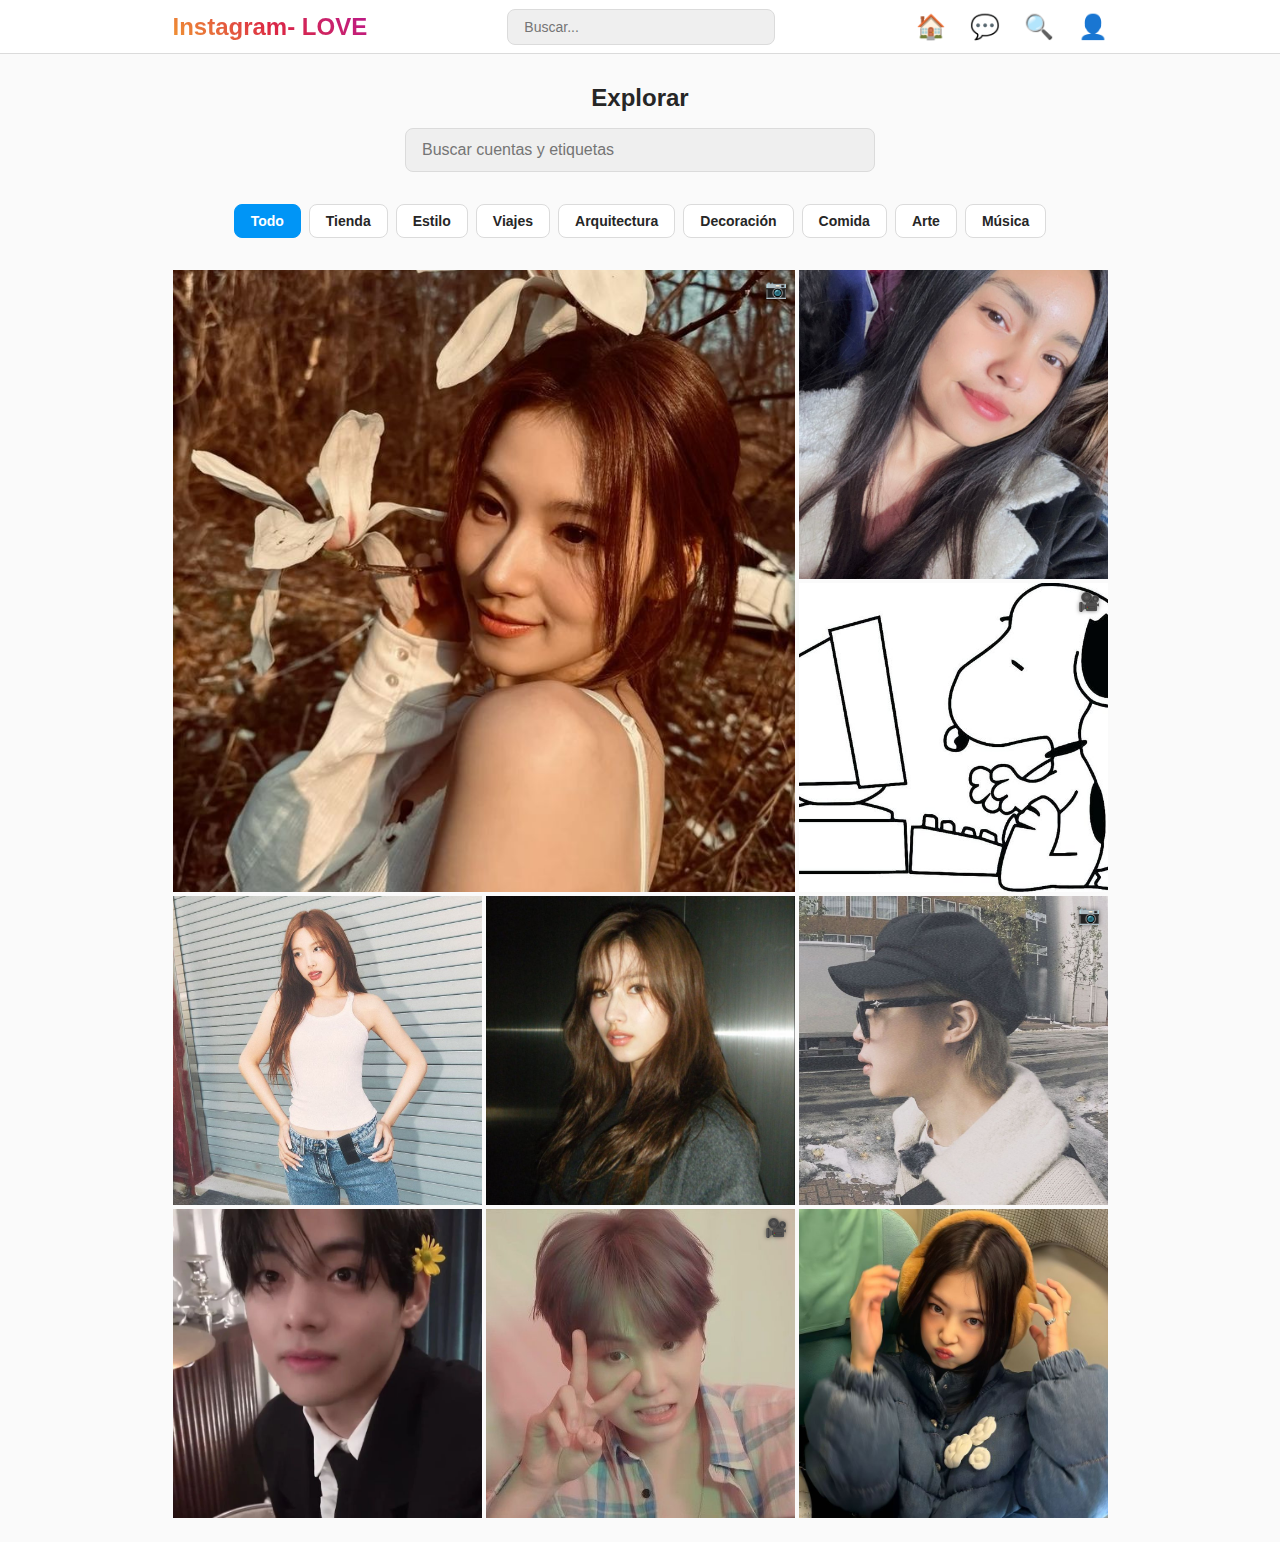
<file: explorar.html>
<!DOCTYPE html>
<html lang="es">
<head>
    <meta charset="UTF-8">
    <meta name="viewport" content="width=device-width, initial-scale=1.0">  
    <meta http-equiv="X-UA-Compatible" content="IE=edge">
    <title>Instagram WEB - Explorar</title>
    <link href="style-explorar.css" rel="stylesheet">
    <style>

    </style>
</head>
<body>
    <!-- Cabecera -->
    <header class="cabecera">
        <div class="contenedor-cabecera">
            <a href="index.html" class="logo">Instagram- LOVE</a>
            <div class="barra-busqueda">
                <input type="text" class="input-busqueda" placeholder="Buscar...">
            </div>
            <nav class="iconos-navegacion">
                <a href="index.html" class="icono-nav">🏠</a>
                <a href="mensajes.html" class="icono-nav">💬</a>
                <a href="explorar.html" class="icono-nav activo">🔍</a>
                <a href="perfil.html" class="icono-nav">👤</a>
            </nav>
        </div>
    </header>

    <div class="contenedor-principal">
        <section class="seccion-explorar">
            <h1 class="titulo-explorar">Explorar</h1>
            
            <!-- Búsqueda principal -->
            <div class="busqueda-principal">
                <input type="text" placeholder="Buscar cuentas y etiquetas" id="inputBusquedaPrincipal">
            </div>

            <!-- Categorías -->
            <div class="categorias-exploracion">
                <div class="categoria activa" onclick="cambiarCategoria(this, 'todo')">Todo</div>
                <div class="categoria" onclick="cambiarCategoria(this, 'tienda')">Tienda</div>
                <div class="categoria" onclick="cambiarCategoria(this, 'estilo')">Estilo</div>
                <div class="categoria" onclick="cambiarCategoria(this, 'viajes')">Viajes</div>
                <div class="categoria" onclick="cambiarCategoria(this, 'arquitectura')">Arquitectura</div>
                <div class="categoria" onclick="cambiarCategoria(this, 'decoracion')">Decoración</div>
                <div class="categoria" onclick="cambiarCategoria(this, 'comida')">Comida</div>
                <div class="categoria" onclick="cambiarCategoria(this, 'arte')">Arte</div>
                <div class="categoria" onclick="cambiarCategoria(this, 'musica')">Música</div>
            </div>

            <!-- Cuadrícula de exploración -->
            <div class="cuadricula-explorar" id="cuadriculaExplorar">
                <!-- Elemento destacado -->
                <div class="elemento-cuadricula destacado" onclick="abrirPost(1)">
                    <img src="post2_sana.jpg" alt="Post destacado" class="imagen-elemento">
                    <div class="indicador-multiple">📷</div>
                    <div class="overlay">
                        <div class="stats-overlay">
                            <div class="stat">
                                <span>❤️</span>
                                <span>1.2k</span>
                            </div>
                            <div class="stat">
                                <span>💬</span>
                                <span>89</span>
                            </div>
                        </div>
                    </div>
                </div>

                <!-- Elementos normales -->
                <div class="elemento-cuadricula" onclick="abrirPost(2)">
                    <img src="post_yo.jpeg" alt="Post" class="imagen-elemento">
                    <div class="overlay">
                        <div class="stats-overlay">
                            <div class="stat">
                                <span>❤️</span>
                                <span>120</span>
                            </div>
                            <div class="stat">
                                <span>💬</span>
                                <span>8</span>
                            </div>
                        </div>
                    </div>
                </div>

                <div class="elemento-cuadricula" onclick="abrirPost(3)">
                    <img src="post_tae.jpg" alt="Post" class="imagen-elemento">
                    <div class="indicador-multiple">🎥</div>
                    <div class="overlay">
                        <div class="stats-overlay">
                            <div class="stat">
                                <span>❤️</span>
                                <span>120</span>
                            </div>
                            <div class="stat">
                                <span>💬</span>
                                <span>8</span>
                            </div>
                        </div>
                    </div>
                </div>

                <div class="elemento-cuadricula" onclick="abrirPost(4)">
                    <img src="nayeon.jpeg" alt="Post" class="imagen-elemento">
                    <div class="overlay">
                        <div class="stats-overlay">
                            <div class="stat">
                                <span>❤️</span>
                                <span>1.5k</span>
                            </div>
                            <div class="stat">
                                <span>💬</span>
                                <span>67</span>
                            </div>
                        </div>
                    </div>
                </div>

                <div class="elemento-cuadricula" onclick="abrirPost(5)">
                    <img src="sana.jpeg" alt="Post" class="imagen-elemento">
                    <div class="overlay">
                        <div class="stats-overlay">
                            <div class="stat">
                                <span>❤️</span>
                                <span>743</span>
                            </div>
                            <div class="stat">
                                <span>💬</span>
                                <span>28</span>
                            </div>
                        </div>
                    </div>
                </div>

                <div class="elemento-cuadricula" onclick="abrirPost(6)">
                    <img src="jimin.jpeg" alt="Post" class="imagen-elemento">
                    <div class="indicador-multiple">📷</div>
                    <div class="overlay">
                        <div class="stats-overlay">
                            <div class="stat">
                                <span>❤️</span>
                                <span>965</span>
                            </div>
                            <div class="stat">
                                <span>💬</span>
                                <span>34</span>
                            </div>
                        </div>
                    </div>
                </div>

                <div class="elemento-cuadricula" onclick="abrirPost(7)">
                    <img src="tae.jpg" alt="Post" class="imagen-elemento">
                    <div class="overlay">
                        <div class="stats-overlay">
                            <div class="stat">
                                <span>❤️</span>
                                <span>1.8k</span>
                            </div>
                            <div class="stat">
                                <span>💬</span>
                                <span>92</span>
                            </div>
                        </div>
                    </div>
                </div>

                <div class="elemento-cuadricula" onclick="abrirPost(8)">
                    <img src="agustd.jpg" alt="Post" class="imagen-elemento">
                    <div class="indicador-multiple">🎥</div>
                    <div class="overlay">
                        <div class="stats-overlay">
                            <div class="stat">
                                <span>❤️</span>
                                <span>2.1k</span>
                            </div>
                            <div class="stat">
                                <span>💬</span>
                                <span>156</span>
                            </div>
                        </div>
                    </div>
                </div>

                <div class="elemento-cuadricula" onclick="abrirPost(9)">
                    <img src="jennie.jpg" alt="Post" class="imagen-elemento">
                    <div class="overlay">
                        <div class="stats-overlay">
                            <div class="stat">
                                <span>❤️</span>
                                <span>1.3k</span>
                            </div>
                            <div class="stat">
                                <span>💬</span>
                                <span>78</span>
                            </div>
                        </div>
                    </div>
                </div>
            </div>
        </section>
    </div>

    <script>
        // Función para cambiar categoría
        function cambiarCategoria(elemento, categoria) {
            // Remover clase activa de todas las categorías
            document.querySelectorAll('.categoria').forEach(cat => {
                cat.classList.remove('activa');
            });
            
            // Agregar clase activa al elemento clickeado
            elemento.classList.add('activa');
            
            // Simular carga de contenido
            cargarContenidoCategoria(categoria);
        }

        // Simular carga de contenido por categoría
        function cargarContenidoCategoria(categoria) {
            const cuadricula = document.getElementById('cuadriculaExplorar');
            
            // Efecto de carga
            cuadricula.style.opacity = '0.7';
            
            setTimeout(() => {
                cuadricula.style.opacity = '1';
                console.log(`Cargando contenido de: ${categoria}`);
            }, 300);
        }

        // Función para abrir post
        function abrirPost(postId) {
            console.log(`Abriendo post ${postId}`);
            // Aquí podrías navegar a la página del post o abrir un modal
            alert(`Post ${postId} - Funcionalidad próximamente`);
        }

        // Búsqueda en tiempo real
        const inputBusqueda = document.getElementById('inputBusquedaPrincipal');
        inputBusqueda.addEventListener('input', function() {
            const termino = this.value.toLowerCase();
            
            if (termino.length > 2) {
                console.log(`Buscando: ${termino}`);
                // Aquí implementarías la lógica de búsqueda
                realizarBusqueda(termino);
            }
        });

        // Función de búsqueda
        function realizarBusqueda(termino) {
            const cuadricula = document.getElementById('cuadriculaExplorar');
            
            // Simular búsqueda
            cuadricula.style.opacity = '0.5';
            
            setTimeout(() => {
                cuadricula.style.opacity = '1';
                console.log(`Resultados para: ${termino}`);
            }, 500);
        }

        // Lazy loading de imágenes
        const observador = new IntersectionObserver((entradas) => {
            entradas.forEach(entrada => {
                if (entrada.isIntersecting) {
                    const img = entrada.target;
                    img.classList.remove('cargando');
                }
            });
        });

        // Observar todas las imágenes
        document.querySelectorAll('.imagen-elemento').forEach(img => {
            observador.observe(img);
        });

        // Scroll infinito simulado
        window.addEventListener('scroll', () => {
            if ((window.innerHeight + window.scrollY) >= document.body.offsetHeight - 1000) {
                cargarMasContenido();
            }
        });

        // Función para cargar más contenido
        function cargarMasContenido() {
            console.log('Cargando más contenido...');
            // Aquí agregarías más elementos a la cuadrícula
        }
    </script>
</body>
</html>
</file>
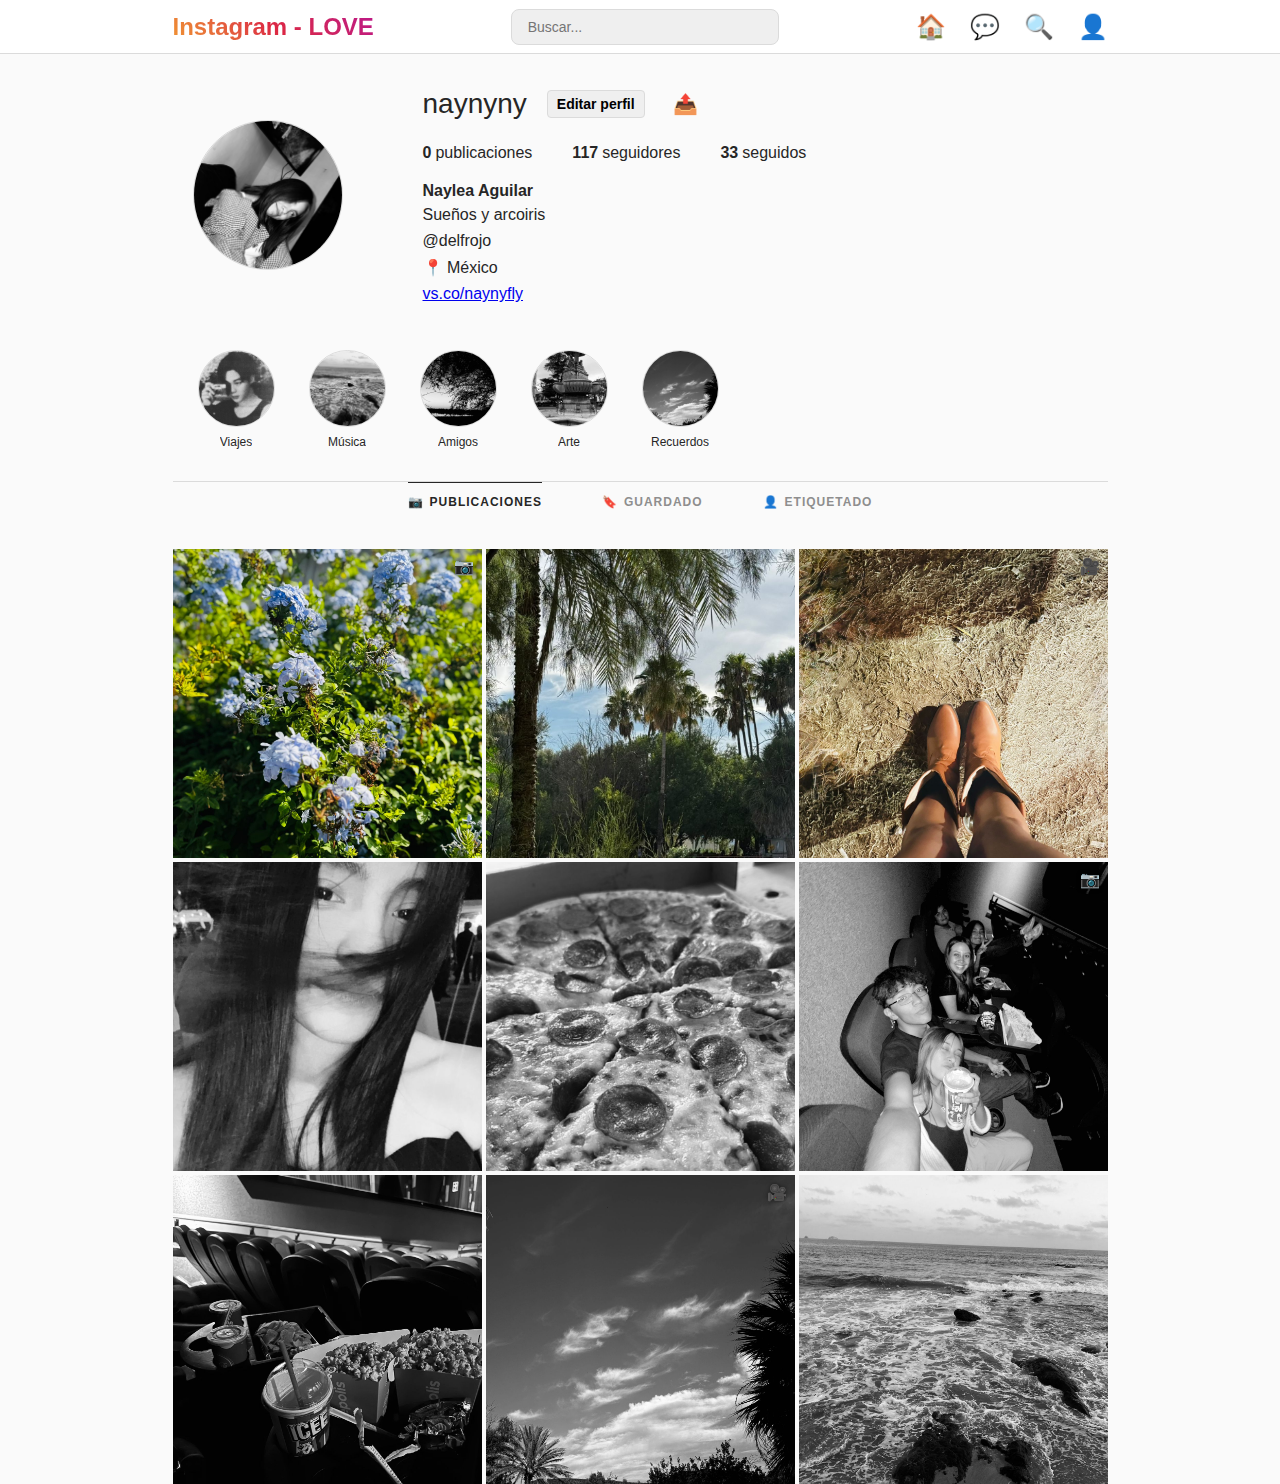
<file: perfil.html>
<!DOCTYPE html>
<html lang="es">
<head>
    <meta charset="UTF-8">
    <meta name="viewport" content="width=device-width, initial-scale=1.0">
    <meta http-equiv="X-UA-Compatible" content="IE=edge">
    <link href="style-perfil.css" rel="stylesheet">
    <title>Instagram WEB - Perfil</title>
    <style>

    </style>
</head>
<body>
    <!-- Cabecera -->
    <header class="cabecera">
        <div class="contenedor-cabecera">
            <a href="index.html" class="logo">Instagram - LOVE </a>
            <div class="barra-busqueda">
                <input type="text" class="input-busqueda" placeholder="Buscar...">
            </div>
            <nav class="iconos-navegacion">
                <a href="index.html" class="icono-nav">🏠</a>
                <a href="mensajes.html" class="icono-nav">💬</a>
                <a href="explorar.html" class="icono-nav">🔍</a>
                <a href="perfil.html" class="icono-nav activo">👤</a>
            </nav>
        </div>
    </header>

    <div class="contenedor-principal">
        <!-- Cabecera del perfil -->
        <div class="cabecera-perfil">
            <img src="yo.jpeg" alt="Foto de perfil" class="avatar-perfil">
            
            <div class="info-perfil">
                <div class="fila-superior">
                    <h1 class="nombre-usuario">naynyny</h1>
                    <button class="boton-editar-perfil" onclick="editarPerfil()">Editar perfil</button>
                    <button class="boton-compartir" onclick="compartirPerfil()">📤</button>
                </div>
                
                <div class="estadisticas">
                    <div class="estadistica">
                        <span class="numero">0</span>
                        <span class="label">publicaciones</span>
                    </div>
                    <div class="estadistica">
                        <span class="numero">117</span>
                        <span class="label">seguidores</span>
                    </div>
                    <div class="estadistica">
                        <span class="numero">33</span>
                        <span class="label">seguidos</span>
                    </div>
                </div>
                
                <div class="biografia">
                    <div class="nombre-completo">Naylea Aguilar</div>
                    <div class="texto-biografia">Sueños y arcoiris </div>
                    <div class="texto-biografia"> @delfrojo</div>
                    <div class="texto-biografia">📍 México</div>
                      <a class="texto-biografia" href="https://vs.co/naynyfly" target="_blank">vs.co/naynyfly</a>
                </div>
            </div>
        </div>

        <!-- Destacadas -->
        <div class="seccion-destacadas">
            <div class="contenedor-destacadas">
                <div class="destacada" onclick="verDestacada('viajes')">
                    <div class="circulo-destacada">
                        <img src="destacada_musica.jpeg" alt="Viajes" class="imagen-destacada">
                    </div>
                    <span class="titulo-destacada">Viajes</span>
                </div>
                
                <div class="destacada" onclick="verDestacada('musica')">
                    <div class="circulo-destacada">
                        <img src="destacada_viajes.jpeg" alt="Música" class="imagen-destacada">
                    </div>
                    <span class="titulo-destacada">Música</span>
                </div>
                
                <div class="destacada" onclick="verDestacada('amigos')">
                    <div class="circulo-destacada">
                        <img src="destacada_amigos.jpeg" alt="Amigos" class="imagen-destacada">
                    </div>
                    <span class="titulo-destacada">Amigos</span>
                </div>
                
                <div class="destacada" onclick="verDestacada('arte')">
                    <div class="circulo-destacada">
                        <img src="destacada_arte.jpeg" alt="Arte" class="imagen-destacada">
                    </div>
                    <span class="titulo-destacada">Arte</span>
                </div>

                <div class="destacada" onclick="verDestacada('recuerdos')">
                    <div class="circulo-destacada">
                        <img src="destacada_recuerdos.jpeg" alt="Recuerdos" class="imagen-destacada">
                    </div>
                    <span class="titulo-destacada">Recuerdos</span>
                </div>
            </div>
        </div>

        <!-- Pestañas de navegación -->
        <div class="pestanas-perfil">
            <a href="#" class="pestana activa" onclick="cambiarPestana(this, 'posts')">
                <span>📷</span>
                <span>Publicaciones</span>
            </a>
            <a href="#" class="pestana" onclick="cambiarPestana(this, 'guardados')">
                <span>🔖</span>
                <span>Guardado</span>
            </a>
            <a href="#" class="pestana" onclick="cambiarPestana(this, 'etiquetado')">
                <span>👤</span>
                <span>Etiquetado</span>
            </a>
        </div>

        <!-- Cuadrícula de posts -->
        <div class="cuadricula-posts" id="cuadriculaPosts">
            <div class="post-cuadricula" onclick="abrirPost(1)">
                <img src="post1_yo.jpeg" alt="Post 1" class="imagen-post">
                <div class="indicador-carrusel">📷</div>
                <div class="overlay-post">
                    <div class="stats-post">
                        <div class="stat-post">
                            <span>❤️</span>
                            <span>245</span>
                        </div>
                        <div class="stat-post">
                            <span>💬</span>
                            <span>12</span>
                        </div>
                    </div>
                </div>
            </div>

            <div class="post-cuadricula" onclick="abrirPost(2)">
                <img src="post2_yo.jpeg" alt="Post 2" class="imagen-post">
                <div class="overlay-post">
                    <div class="stats-post">
                        <div class="stat-post">
                            <span>❤️</span>
                            <span>189</span>
                        </div>
                        <div class="stat-post">
                            <span>💬</span>
                            <span>8</span>
                        </div>
                    </div>
                </div>
            </div>

            <div class="post-cuadricula" onclick="abrirPost(3)">
                <img src="post5_yo.jpeg" alt="Post 3" class="imagen-post">
                <div class="indicador-carrusel">🎥</div>
                <div class="overlay-post">
                    <div class="stats-post">
                        <div class="stat-post">
                            <span>❤️</span>
                            <span>567</span>
                        </div>
                        <div class="stat-post">
                            <span>💬</span>
                            <span>23</span>
                        </div>
                    </div>
                </div>
            </div>

            <div class="post-cuadricula" onclick="abrirPost(4)">
                <img src="post4_yp.jpeg" alt="Post 4" class="imagen-post">
                <div class="overlay-post">
                    <div class="stats-post">
                        <div class="stat-post">
                            <span>❤️</span>
                            <span>892</span>
                        </div>
                        <div class="stat-post">
                            <span>💬</span>
                            <span>45</span>
                        </div>
                    </div>
                </div>
            </div>

            <div class="post-cuadricula" onclick="abrirPost(5)">
                <img src="post6_yo.jpeg" alt="Post 5" class="imagen-post">
                <div class="overlay-post">
                    <div class="stats-post">
                        <div class="stat-post">
                            <span>❤️</span>
                            <span>334</span>
                        </div>
                        <div class="stat-post">
                            <span>💬</span>
                            <span>17</span>
                        </div>
                    </div>
                </div>
            </div>

            <div class="post-cuadricula" onclick="abrirPost(6)">
                <img src="post8_yo.jpeg" alt="Post 6" class="imagen-post">
                <div class="indicador-carrusel">📷</div>
                <div class="overlay-post">
                    <div class="stats-post">
                        <div class="stat-post">
                            <span>❤️</span>
                            <span>721</span>
                        </div>
                        <div class="stat-post">
                            <span>💬</span>
                            <span>34</span>
                        </div>
                    </div>
                </div>
            </div>

            <div class="post-cuadricula" onclick="abrirPost(7)">
                <img src="post9_yo.jpeg" alt="Post 7" class="imagen-post">
                <div class="overlay-post">
                    <div class="stats-post">
                        <div class="stat-post">
                            <span>❤️</span>
                            <span>445</span>
                        </div>
                        <div class="stat-post">
                            <span>💬</span>
                            <span>19</span>
                        </div>
                    </div>
                </div>
            </div>

            <div class="post-cuadricula" onclick="abrirPost(8)">
                <img src="destacada_recuerdos.jpeg" alt="Post 8" class="imagen-post">
                <div class="indicador-carrusel">🎥</div>
                <div class="overlay-post">
                    <div class="stats-post">
                        <div class="stat-post">
                            <span>❤️</span>
                            <span>1.2k</span>
                        </div>
                        <div class="stat-post">
                            <span>💬</span>
                            <span>78</span>
                        </div>
                    </div>
                </div>
            </div>

            <div class="post-cuadricula" onclick="abrirPost(9)">
                <img src="destacada_viajes.jpeg" alt="Post 9" class="imagen-post">
                <div class="overlay-post">
                    <div class="stats-post">
                        <div class="stat-post">
                            <span>❤️</span>
                            <span>623</span>
                        </div>
                        <div class="stat-post">
                            <span>💬</span>
                            <span>28</span>
                        </div>
                    </div>
                </div>
            </div>
        </div>
    </div>

    <script>
        // Función para cambiar pestaña
        function cambiarPestana(elemento, tipo) {
            // Remover clase activa de todas las pestañas
            document.querySelectorAll('.pestana').forEach(pestana => {
                pestana.classList.remove('activa');
            });
            
            // Agregar clase activa a la pestaña clickeada
            elemento.classList.add('activa');
            
            // Cargar contenido según el tipo
            cargarContenidoPestana(tipo);
        }

        // Cargar contenido de pestaña
        function cargarContenidoPestana(tipo) {
            const cuadricula = document.getElementById('cuadriculaPosts');
            
            // Efecto de carga
            cuadricula.style.opacity = '0.7';
            
            setTimeout(() => {
                cuadricula.style.opacity = '1';
                
                if (tipo === 'guardados') {
                    console.log('Cargando posts guardados');
                    // Aquí cargarías posts guardados
                } else if (tipo === 'etiquetado') {
                    console.log('Cargando posts etiquetados');
                    // Aquí cargarías posts donde está etiquetado
                } else {
                    console.log('Cargando publicaciones');
                    // Mostrar publicaciones normales
                }
            }, 300);
        }

        // Función para abrir post
        function abrirPost(postId) {
            console.log(`Abriendo post ${postId}`);
            alert(`Post ${postId} - Funcionalidad próximamente`);
        }

        // Función para ver destacada
        function verDestacada(nombre) {
            console.log(`Viendo destacada: ${nombre}`);
            alert(`Destacada "${nombre}" - Funcionalidad próximamente`);
        }

        // Función para editar perfil
        function editarPerfil() {
            alert('Función de editar perfil próximamente');
        }

        // Función para compartir perfil
        function compartirPerfil() {
            if (navigator.share) {
                navigator.share({
                    title: 'Perfil de naynyny',
                    text: 'Mira mi perfil en Instagram',
                    url: window.location.href
                });
            } else {
                // Fallback para navegadores que no soportan Web Share API
                const url = window.location.href;
                navigator.clipboard.writeText(url).then(() => {
                    alert('¡Enlace del perfil copiado al portapapeles!');
                });
            }
        }

        // Scroll para destacadas en móvil
        const destacadas = document.querySelector('.contenedor-destacadas');
        let isDown = false;
        let startX;
        let scrollLeft;

        destacadas.addEventListener('mousedown', (e) => {
            isDown = true;
            startX = e.pageX - destacadas.offsetLeft;
            scrollLeft = destacadas.scrollLeft;
        });

        destacadas.addEventListener('mouseleave', () => {
            isDown = false;
        });

        destacadas.addEventListener('mouseup', () => {
            isDown = false;
        });

        destacadas.addEventListener('mousemove', (e) => {
            if (!isDown) return;
            e.preventDefault();
            const x = e.pageX - destacadas.offsetLeft;
            const walk = (x - startX) * 2;
            destacadas.scrollLeft = scrollLeft - walk;
        });
    </script>
</body>

</html>
</file>
<file: style-explorar.css>
* {
            margin: 0;
            padding: 0;
            box-sizing: border-box;
        }

        body {
            font-family: -apple-system, BlinkMacSystemFont, 'Segoe UI', Roboto, Arial, sans-serif;
            background-color: #fafafa;
            color: #262626;
        }

        /* Cabecera */
        .cabecera {
            background-color: white;
            border-bottom: 1px solid #dbdbdb;
            position: fixed;
            top: 0;
            width: 100%;
            height: 54px;
            z-index: 1000;
        }

        .contenedor-cabecera {
            max-width: 975px;
            margin: 0 auto;
            padding: 0 20px;
            display: flex;
            align-items: center;
            justify-content: space-between;
            height: 100%;
        }

        .logo {
            font-size: 24px;
            font-weight: bold;
            text-decoration: none;
            color: #262626;
            background: linear-gradient(45deg, #f09433 0%, #e6683c 25%, #dc2743 50%, #cc2366 75%, #bc1888 100%);
            -webkit-background-clip: text;
            background-clip: text;
           -webkit-text-fill-color: transparent;
        }

        .barra-busqueda {
            flex: 1;
            max-width: 268px;
            margin: 0 20px;
        }

        .input-busqueda {
            width: 100%;
            height: 36px;
            padding: 0 16px;
            background-color: #efefef;
            border: 1px solid #dbdbdb;
            border-radius: 8px;
            font-size: 14px;
            outline: none;
        }

        .input-busqueda:focus {
            border-color: #a8a8a8;
            background-color: white;
        }

        .iconos-navegacion {
            display: flex;
            gap: 24px;
        }

        .icono-nav {
            font-size: 24px;
            text-decoration: none;
            color: #262626;
        }

        .icono-nav.activo {
            color: #0095f6;
        }

        /* Contenedor principal */
        .contenedor-principal {
            max-width: 975px;
            margin: 0 auto;
            padding-top: 84px;
            padding-left: 20px;
            padding-right: 20px;
        }

        /* Sección de explorar */
        .seccion-explorar {
            margin-bottom: 24px;
        }

        .titulo-explorar {
            font-size: 24px;
            font-weight: 600;
            margin-bottom: 16px;
            text-align: center;
        }

        /* Barra de búsqueda principal */
        .busqueda-principal {
            max-width: 470px;
            margin: 0 auto 32px;
        }

        .busqueda-principal input {
            width: 100%;
            height: 44px;
            padding: 0 16px;
            background-color: #efefef;
            border: 1px solid #dbdbdb;
            border-radius: 8px;
            font-size: 16px;
            outline: none;
        }

        .busqueda-principal input:focus {
            border-color: #a8a8a8;
            background-color: white;
        }

        /* Categorías de exploración */
        .categorias-exploracion {
            display: flex;
            gap: 8px;
            margin-bottom: 32px;
            overflow-x: auto;
            scrollbar-width: none;
            -ms-overflow-style: none;
            justify-content: center;
        }

        .categorias-exploracion::-webkit-scrollbar {
            display: none;
        }

        .categoria {
            background-color: white;
            border: 1px solid #dbdbdb;
            border-radius: 8px;
            padding: 8px 16px;
            font-size: 14px;
            font-weight: 600;
            cursor: pointer;
            white-space: nowrap;
            transition: background-color 0.2s;
        }

        .categoria:hover {
            background-color: #f5f5f5;
        }

        .categoria.activa {
            background-color: #0095f6;
            color: white;
            border-color: #0095f6;
        }

        /* Cuadrícula de explorar */
        .cuadricula-explorar {
            display: grid;
            grid-template-columns: repeat(3, 1fr);
            gap: 4px;
            max-width: 935px;
            margin: 0 auto;
        }

        .elemento-cuadricula {
            position: relative;
            aspect-ratio: 1 / 1;
            overflow: hidden;
            cursor: pointer;
            background-color: #f5f5f5;
        }

        .elemento-cuadricula:hover .overlay {
            opacity: 1;
        }

        .imagen-elemento {
            width: 100%;
            height: 100%;
            object-fit: cover;
            transition: transform 0.2s;
        }

        .elemento-cuadricula:hover .imagen-elemento {
            transform: scale(1.05);
        }

        .overlay {
            position: absolute;
            top: 0;
            left: 0;
            right: 0;
            bottom: 0;
            background-color: rgba(0, 0, 0, 0.3);
            display: flex;
            align-items: center;
            justify-content: center;
            opacity: 0;
            transition: opacity 0.2s;
        }

        .stats-overlay {
            display: flex;
            gap: 16px;
            color: white;
            font-size: 16px;
            font-weight: 600;
        }

        .stat {
            display: flex;
            align-items: center;
            gap: 4px;
        }

        /* Indicador de múltiples imágenes */
        .indicador-multiple {
            position: absolute;
            top: 8px;
            right: 8px;
            color: white;
            font-size: 18px;
            text-shadow: 0 0 4px rgba(0, 0, 0, 0.5);
        }

        /* Elemento destacado (más grande) */
        .elemento-cuadricula.destacado {
            grid-row: span 2;
            grid-column: span 2;
        }

        /* Responsivo */
        @media (max-width: 768px) {
            .contenedor-cabecera {
                padding: 0 16px;
            }

            .barra-busqueda {
                display: none;
            }

            .contenedor-principal {
                padding: 54px 0 0 0;
            }

            .titulo-explorar {
                padding: 0 16px;
            }

            .busqueda-principal {
                margin: 0 16px 24px;
            }

            .categorias-exploracion {
                padding: 0 16px;
                justify-content: flex-start;
                margin-bottom: 24px;
            }

            .cuadricula-explorar {
                gap: 2px;
                max-width: 100%;
            }
        }

        @media (max-width: 480px) {
            .stats-overlay {
                font-size: 14px;
                gap: 12px;
            }

            .categoria {
                padding: 6px 12px;
                font-size: 13px;
            }
        }

        /* Animaciones */
        .elemento-cuadricula {
            animation: aparecerElemento 0.5s ease-out;
        }

        @keyframes aparecerElemento {
            from {
                opacity: 0;
                transform: translateY(20px);
            }
            to {
                opacity: 1;
                transform: translateY(0);
            }
        }

        /* Loading placeholder */
        .cargando {
            background: linear-gradient(90deg, #f0f0f0 25%, #e0e0e0 50%, #f0f0f0 75%);
            background-size: 200% 100%;
            animation: cargando 1.5s infinite;
        }

        @keyframes cargando {
            0% { background-position: 200% 0; }
            100% { background-position: -200% 0; }
        }
</file>
<file: style-perfil.css>
* {
            margin: 0;
            padding: 0;
            box-sizing: border-box;
        }

        body {
            font-family: -apple-system, BlinkMacSystemFont, 'Segoe UI', Roboto, Arial, sans-serif;
            background-color: #fafafa;
            color: #262626;
        }

        /* Cabecera */
        .cabecera {
            background-color: white;
            border-bottom: 1px solid #dbdbdb;
            position: fixed;
            top: 0;
            width: 100%;
            height: 54px;
            z-index: 1000;
        }

        .contenedor-cabecera {
            max-width: 975px;
            margin: 0 auto;
            padding: 0 20px;
            display: flex;
            align-items: center;
            justify-content: space-between;
            height: 100%;
        }

        .logo {
            font-size: 24px;
            font-weight: bold;
            text-decoration: none;
            color: #262626;
            background: linear-gradient(45deg, #f09433 0%, #e6683c 25%, #dc2743 50%, #cc2366 75%, #bc1888 100%);
             -webkit-background-clip: text;
            background-clip: text;
           -webkit-text-fill-color: transparent;
        }

        .barra-busqueda {
            flex: 1;
            max-width: 268px;
            margin: 0 20px;
        }

        .input-busqueda {
            width: 100%;
            height: 36px;
            padding: 0 16px;
            background-color: #efefef;
            border: 1px solid #dbdbdb;
            border-radius: 8px;
            font-size: 14px;
            outline: none;
        }

        .iconos-navegacion {
            display: flex;
            gap: 24px;
        }

        .icono-nav {
            font-size: 24px;
            text-decoration: none;
            color: #262626;
        }

        .icono-nav.activo {
            color: #0095f6;
        }

        /* Contenedor principal */
        .contenedor-principal {
            max-width: 975px;
            margin: 0 auto;
            padding-top: 84px;
            padding-left: 20px;
            padding-right: 20px;
        }

        /* Cabecera del perfil */
        .cabecera-perfil {
            display: flex;
            align-items: center;
            gap: 80px;
            margin-bottom: 44px;
            padding: 0 20px;
        }

        .avatar-perfil {
            width: 150px;
            height: 150px;
            border-radius: 50%;
            object-fit: cover;
            border: 1px solid #dbdbdb;
        }

        .info-perfil {
            flex: 1;
            max-width: 600px;
        }

        .fila-superior {
            display: flex;
            align-items: center;
            gap: 20px;
            margin-bottom: 20px;
        }

        .nombre-usuario {
            font-size: 28px;
            font-weight: 300;
            color: #262626;
        }

        .boton-editar-perfil {
            background-color: #efefef;
            border: 1px solid #dbdbdb;
            border-radius: 4px;
            padding: 5px 9px;
            font-size: 14px;
            font-weight: 600;
            cursor: pointer;
        }

        .boton-compartir {
            background: none;
            border: none;
            font-size: 20px;
            cursor: pointer;
            padding: 8px;
        }

        .estadisticas {
            display: flex;
            gap: 40px;
            margin-bottom: 20px;
        }

        .estadistica {
            display: flex;
            gap: 4px;
            font-size: 16px;
        }

        .numero {
            font-weight: 600;
        }

        .label {
            color: #262626;
        }

        .biografia {
            max-width: 400px;
        }

        .nombre-completo {
            font-weight: 600;
            margin-bottom: 4px;
        }

        .texto-biografia {
            line-height: 1.4;
            margin-bottom: 4px;
        }

        .enlace-biografia {
            color: #00376b;
            text-decoration: none;
        }

        /* Destacadas (Stories guardadas) */
        .seccion-destacadas {
            padding: 0 20px;
            margin-bottom: 32px;
        }

        .contenedor-destacadas {
            display: flex;
            gap: 24px;
            overflow-x: auto;
            scrollbar-width: none;
            -ms-overflow-style: none;
        }

        .contenedor-destacadas::-webkit-scrollbar {
            display: none;
        }

        .destacada {
            display: flex;
            flex-direction: column;
            align-items: center;
            min-width: 87px;
            cursor: pointer;
        }

        .circulo-destacada {
            width: 77px;
            height: 77px;
            border-radius: 50%;
            border: 1px solid #dbdbdb;
            display: flex;
            align-items: center;
            justify-content: center;
            margin-bottom: 8px;
            overflow: hidden;
        }

        .imagen-destacada {
            width: 100%;
            height: 100%;
            object-fit: cover;
        }

        .titulo-destacada {
            font-size: 12px;
            color: #262626;
            text-align: center;
            max-width: 64px;
            overflow: hidden;
            text-overflow: ellipsis;
            white-space: nowrap;
        }

        /* Navegación de pestañas */
        .pestanas-perfil {
            border-top: 1px solid #dbdbdb;
            display: flex;
            justify-content: center;
            margin-bottom: 28px;
        }

        .pestana {
            display: flex;
            align-items: center;
            gap: 6px;
            padding: 12px 0;
            margin: 0 30px;
            color: #8e8e8e;
            text-decoration: none;
            font-size: 12px;
            font-weight: 600;
            text-transform: uppercase;
            letter-spacing: 1px;
            border-top: 1px solid transparent;
            cursor: pointer;
        }

        .pestana.activa {
            color: #262626;
            border-top-color: #262626;
        }

        /* Cuadrícula de posts */
        .cuadricula-posts {
            display: grid;
            grid-template-columns: repeat(3, 1fr);
            gap: 4px;
            max-width: 935px;
            margin: 0 auto;
        }

        .post-cuadricula {
            position: relative;
            aspect-ratio: 1 / 1;
            overflow: hidden;
            cursor: pointer;
            background-color: #f5f5f5;
        }

        .post-cuadricula:hover .overlay-post {
            opacity: 1;
        }

        .imagen-post {
            width: 100%;
            height: 100%;
            object-fit: cover;
            transition: transform 0.2s;
        }

        .post-cuadricula:hover .imagen-post {
            transform: scale(1.05);
        }

        .overlay-post {
            position: absolute;
            top: 0;
            left: 0;
            right: 0;
            bottom: 0;
            background-color: rgba(0, 0, 0, 0.3);
            display: flex;
            align-items: center;
            justify-content: center;
            opacity: 0;
            transition: opacity 0.2s;
        }

        .stats-post {
            display: flex;
            gap: 16px;
            color: white;
            font-size: 16px;
            font-weight: 600;
        }

        .stat-post {
            display: flex;
            align-items: center;
            gap: 4px;
        }

        /* Indicador de múltiples imágenes */
        .indicador-carrusel {
            position: absolute;
            top: 8px;
            right: 8px;
            color: white;
            font-size: 16px;
            text-shadow: 0 0 4px rgba(0, 0, 0, 0.5);
        }

        /* Estado sin posts */
        .sin-posts {
            text-align: center;
            padding: 60px 0;
        }

        .sin-posts h2 {
            font-size: 28px;
            font-weight: 300;
            color: #262626;
            margin-bottom: 8px;
        }

        .sin-posts p {
            color: #8e8e8e;
            font-size: 14px;
        }

        /* Responsivo */
        @media (max-width: 768px) {
            .contenedor-cabecera {
                padding: 0 16px;
            }

            .barra-busqueda {
                display: none;
            }

            .contenedor-principal {
                padding: 54px 16px 0;
            }

            .cabecera-perfil {
                gap: 30px;
                margin-bottom: 32px;
                padding: 0;
            }

            .avatar-perfil {
                width: 77px;
                height: 77px;
            }

            .nombre-usuario {
                font-size: 20px;
            }

            .fila-superior {
                flex-direction: column;
                align-items: flex-start;
                gap: 12px;
            }

            .estadisticas {
                gap: 20px;
                font-size: 14px;
            }

            .seccion-destacadas {
                padding: 0;
            }

            .cuadricula-posts {
                gap: 2px;
            }

            .stats-post {
                font-size: 14px;
                gap: 12px;
            }

            .pestana {
                margin: 0 15px;
                font-size: 10px;
            }
        }

        @media (max-width: 480px) {
            .cabecera-perfil {
                gap: 16px;
            }

            .estadisticas {
                gap: 16px;
            }

            .nombre-usuario {
                font-size: 18px;
            }
        }

        /* Animaciones */
        .post-cuadricula {
            animation: aparecerPost 0.5s ease-out;
        }

        @keyframes aparecerPost {
            from {
                opacity: 0;
                transform: translateY(20px);
            }
            to {
                opacity: 1;
                transform: translateY(0);
            }
        }
</file>
